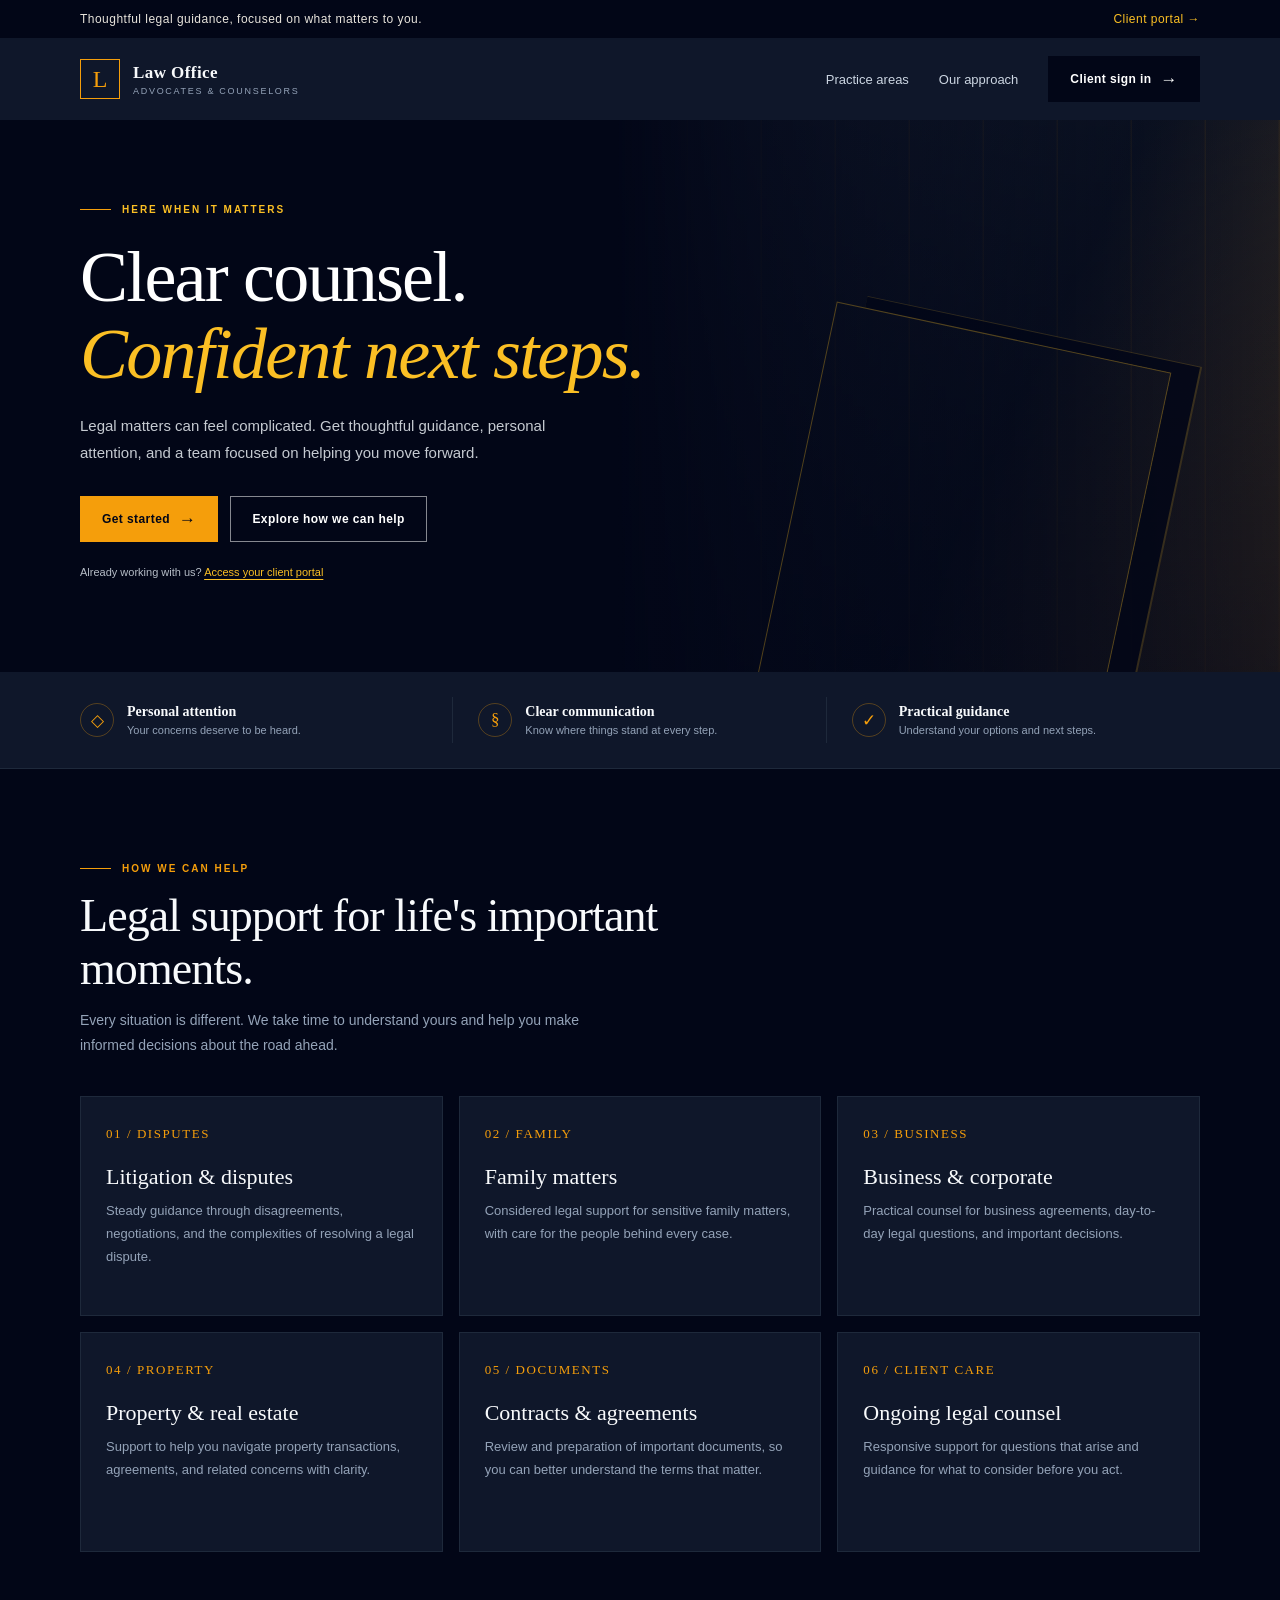
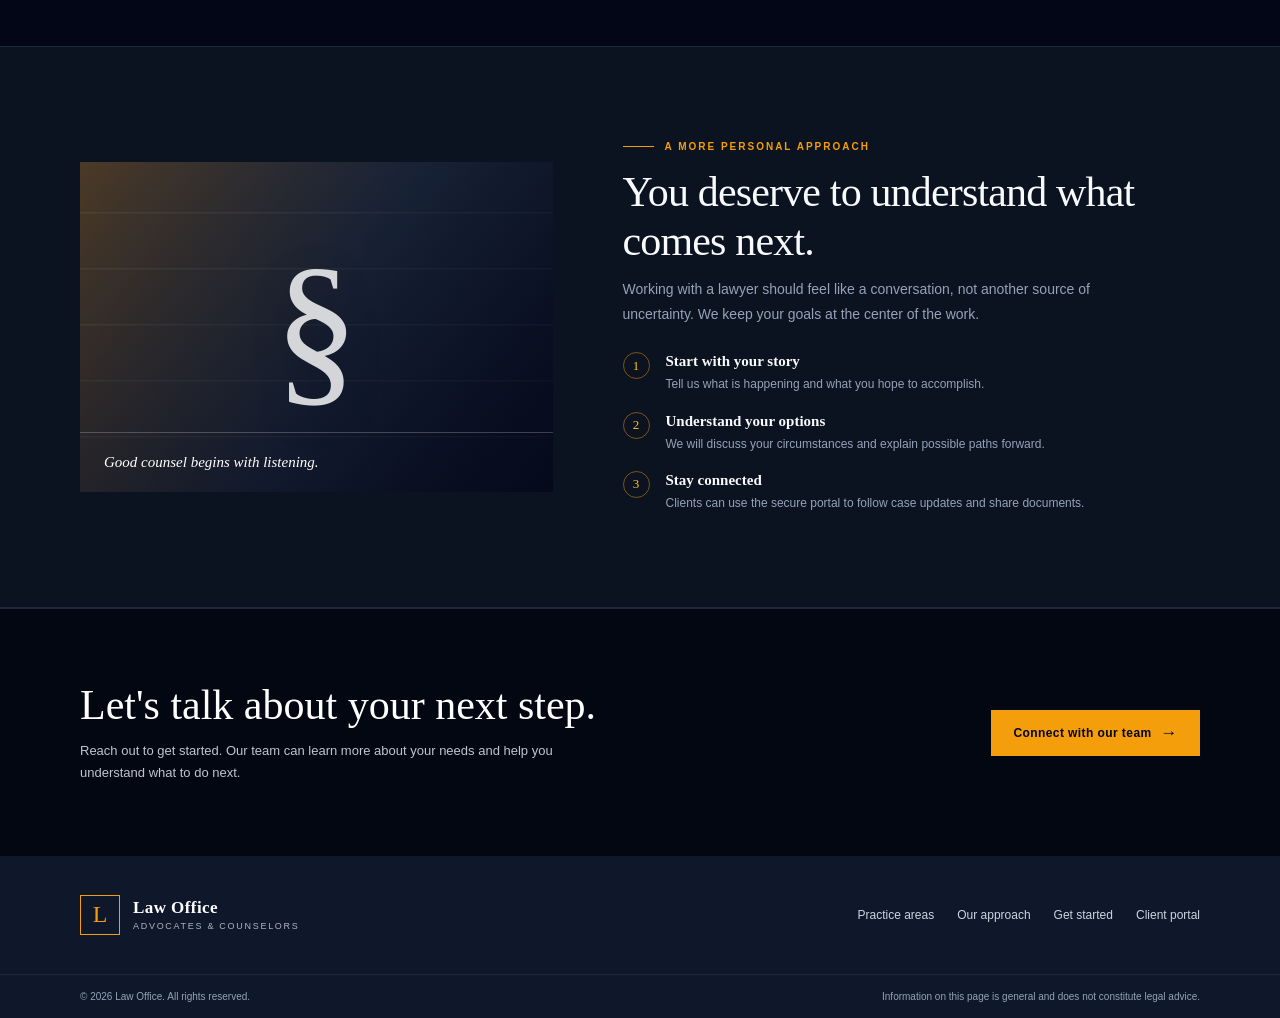
<file: index.html>
<!DOCTYPE html>
<html lang="en">
<head>
    <meta charset="UTF-8">
    <meta name="viewport" content="width=device-width, initial-scale=1.0">
    <meta name="theme-color" content="#020617">
    <meta name="description" content="Clear guidance, thoughtful counsel, and dedicated legal support. Speak with our team about your next step.">
    <title>Law Office | Clear Counsel. Confident Next Steps.</title>
    <style>
        :root {
            color-scheme: dark;
            --ink: #f8fafc;
            --muted: #94a3b8;
            --navy: #020617;
            --navy-soft: #0f172a;
            --gold: #f59e0b;
            --gold-light: #fbbf24;
            --paper: #020617;
            --white: #0f172a;
            --line: #1e293b;
            --serif: Georgia, "Times New Roman", serif;
            --sans: "Segoe UI", Arial, sans-serif;
        }

        * { box-sizing: border-box; }
        html { scroll-behavior: smooth; }
        body {
            margin: 0;
            background: var(--paper);
            color: var(--ink);
            font-family: var(--sans);
            -webkit-font-smoothing: antialiased;
        }
        a { color: inherit; text-decoration: none; }
        a:focus-visible { outline: 3px solid var(--gold); outline-offset: 4px; }
        .wrap { width: min(1120px, calc(100% - 48px)); margin-inline: auto; }

        .topbar {
            position: relative;
            z-index: 2;
            background: var(--navy);
            color: #e8e4dc;
            font-size: 12px;
            letter-spacing: .04em;
        }
        .topbar-inner {
            min-height: 38px;
            display: flex;
            justify-content: space-between;
            align-items: center;
            gap: 16px;
        }
        .topbar p { margin: 0; }
        .topbar a { color: var(--gold-light); transition: color .2s ease; }
        .topbar a:hover { color: #fff; }
        header { background: var(--white); }
        .nav {
            min-height: 82px;
            display: flex;
            align-items: center;
            justify-content: space-between;
            gap: 28px;
        }
        .brand { display: inline-flex; align-items: center; gap: 13px; }
        .brand-mark {
            width: 40px;
            height: 40px;
            display: grid;
            place-items: center;
            border: 1px solid var(--gold);
            color: var(--gold);
            font: 24px var(--serif);
        }
        .brand-name { display: grid; gap: 3px; }
        .brand-name strong {
            color: #f8fafc;
            font: 600 17px var(--serif);
            letter-spacing: .025em;
        }
        .brand-name span {
            color: #94a3b8;
            font-size: 9px;
            letter-spacing: .19em;
            text-transform: uppercase;
        }
        .nav-links { display: flex; align-items: center; gap: 30px; }
        .nav-links > a:not(.button) {
            color: #cbd5e1;
            font-size: 13px;
            transition: color .2s ease;
        }
        .nav-links > a:not(.button):hover { color: var(--gold-light); }
        .button {
            min-height: 46px;
            padding: 0 21px;
            display: inline-flex;
            justify-content: center;
            align-items: center;
            gap: 9px;
            border: 1px solid transparent;
            background: var(--gold);
            color: var(--navy);
            font-size: 12px;
            font-weight: 700;
            letter-spacing: .035em;
            transition: background .2s ease, transform .2s ease, border-color .2s ease;
        }
        .button:hover { background: #fbbf24; transform: translateY(-1px); }
        .button-dark { background: var(--navy); color: #fff; }
        .button-dark:hover { background: #26354a; }
        .button-outline {
            border-color: rgba(255,255,255,.52);
            background: transparent;
            color: #fff;
        }
        .button-outline:hover { border-color: var(--gold-light); background: rgba(255,255,255,.08); }
        .arrow { font-size: 17px; line-height: 1; }

        .hero {
            min-height: 540px;
            position: relative;
            isolation: isolate;
            overflow: hidden;
            display: grid;
            align-items: center;
            background: var(--navy);
            color: white;
        }
        .hero::before, .hero::after { content: ""; position: absolute; z-index: -1; }
        .hero::before {
            inset: 0 0 0 48%;
            background:
                linear-gradient(90deg, var(--navy) 0%, rgba(2,6,23,.72) 35%, rgba(2,6,23,.3) 100%),
                linear-gradient(0deg, rgba(2,6,23,.62), rgba(2,6,23,.08)),
                repeating-linear-gradient(90deg, transparent 0 72px, rgba(245,158,11,.1) 73px 74px),
                linear-gradient(115deg, #273449, #101827 58%, #594328);
        }
        .hero::after {
            width: 340px;
            height: 470px;
            right: 12%;
            bottom: -132px;
            border: 1px solid rgba(251,191,36,.38);
            transform: rotate(12deg);
            box-shadow: 28px -12px 0 -1px var(--navy), 29px -12px 0 0 rgba(251,191,36,.2);
            opacity: .8;
        }
        .hero-inner { padding-block: 84px 94px; }
        .eyebrow {
            display: flex;
            align-items: center;
            gap: 11px;
            color: var(--gold-light);
            font-size: 10px;
            font-weight: 700;
            letter-spacing: .2em;
            text-transform: uppercase;
        }
        .eyebrow::before { content: ""; width: 31px; height: 1px; background: var(--gold); }
        h1, h2, h3, p { margin-top: 0; }
        .hero h1 {
            max-width: 630px;
            margin: 24px 0 19px;
            font: 400 clamp(44px, 6vw, 72px)/1.07 var(--serif);
            letter-spacing: -.025em;
        }
        .hero h1 em { color: var(--gold-light); font-weight: 400; }
        .hero-copy {
            max-width: 490px;
            margin-bottom: 30px;
            color: #c5cad1;
            font-size: 15px;
            line-height: 1.8;
        }
        .hero-actions { display: flex; flex-wrap: wrap; gap: 12px; }
        .hero-note { margin: 24px 0 0; color: #b6bdc7; font-size: 11px; }

        .trust-strip { background: var(--navy-soft); border-bottom: 1px solid var(--line); }
        .trust-inner {
            min-height: 96px;
            display: grid;
            grid-template-columns: repeat(3, 1fr);
            align-items: center;
        }
        .trust-item {
            min-height: 46px;
            padding-inline: 25px;
            display: flex;
            align-items: center;
            gap: 13px;
            border-right: 1px solid var(--line);
        }
        .trust-item:first-child { padding-left: 0; }
        .trust-item:last-child { border-right: 0; }
        .trust-icon {
            width: 34px;
            height: 34px;
            flex: 0 0 34px;
            display: grid;
            place-items: center;
            border: 1px solid rgba(245,158,11,.3);
            border-radius: 50%;
            color: var(--gold);
            font: 17px var(--serif);
        }
        .trust-item strong { display: block; color: #f8fafc; font: 600 14px var(--serif); }
        .trust-item span:last-child { display: block; margin-top: 4px; color: var(--muted); font-size: 11px; }

        .section { padding-block: 94px; }
        .section-heading { max-width: 610px; margin-bottom: 38px; }
        .section-heading .eyebrow { color: var(--gold); }
        .section-heading h2 {
            margin: 16px 0 12px;
            color: #f8fafc;
            font: 400 clamp(32px, 4vw, 46px)/1.15 var(--serif);
            letter-spacing: -.02em;
        }
        .section-heading p { max-width: 510px; margin-bottom: 0; color: var(--muted); font-size: 14px; line-height: 1.8; }
        .practice-grid { display: grid; grid-template-columns: repeat(3, 1fr); gap: 16px; }
        .practice-card {
            min-height: 220px;
            padding: 27px 25px;
            background: var(--navy-soft);
            border: 1px solid var(--line);
            transition: border-color .2s ease, transform .2s ease, box-shadow .2s ease;
        }
        .practice-card:hover { transform: translateY(-3px); border-color: var(--gold); box-shadow: 0 12px 30px rgba(0,0,0,.2); }
        .card-number { color: var(--gold); font: 13px var(--serif); letter-spacing: .12em; }
        .practice-card h3 { margin: 22px 0 10px; color: #f8fafc; font: 400 22px var(--serif); }
        .practice-card p { margin: 0; color: var(--muted); font-size: 13px; line-height: 1.75; }

        .approach { background: #0b1220; border-block: 1px solid var(--line); }
        .approach-inner { display: grid; grid-template-columns: .9fr 1.1fr; gap: 70px; align-items: center; }
        .approach-panel {
            min-height: 330px;
            position: relative;
            overflow: hidden;
            display: grid;
            place-items: center;
            background:
                linear-gradient(145deg, rgba(2,6,23,.15), rgba(2,6,23,.78)),
                repeating-linear-gradient(0deg, transparent 0 54px, rgba(255,255,255,.08) 55px 56px),
                linear-gradient(115deg, #594328, #253349 55%, #0f172a);
        }
        .approach-panel::before {
            content: "§";
            color: rgba(255,255,255,.82);
            font: 170px/.8 var(--serif);
            text-shadow: 0 10px 40px rgba(0,0,0,.2);
        }
        .approach-caption {
            position: absolute;
            inset: auto 0 0;
            padding: 21px 24px;
            border-top: 1px solid rgba(255,255,255,.22);
            color: #fff;
            font: italic 15px var(--serif);
        }
        .approach-copy .section-heading { margin-bottom: 25px; }
        .approach-copy .section-heading h2 { font-size: clamp(32px, 3.5vw, 42px); }
        .approach-list { display: grid; gap: 17px; }
        .approach-point { display: grid; grid-template-columns: 31px 1fr; gap: 12px; }
        .approach-point > span {
            width: 27px;
            height: 27px;
            display: grid;
            place-items: center;
            border: 1px solid rgba(245,158,11,.48);
            border-radius: 50%;
            color: var(--gold-light);
            font: 13px var(--serif);
        }
        .approach-point strong { display: block; margin: 1px 0 4px; color: #f8fafc; font: 600 15px var(--serif); }
        .approach-point p { margin: 0; color: var(--muted); font-size: 12px; line-height: 1.7; }

        .cta { padding-block: 72px; background: #030712; color: white; border-top: 1px solid var(--line); }
        .cta-inner { display: flex; align-items: center; justify-content: space-between; gap: 30px; }
        .cta h2 { margin: 0 0 10px; font: 400 clamp(30px, 4vw, 42px)/1.15 var(--serif); }
        .cta p { max-width: 510px; margin: 0; color: #bec5cf; font-size: 13px; line-height: 1.7; }
        .cta .button { flex: 0 0 auto; }

        footer { background: #0f172a; color: #cbd5e1; }
        .footer-main { padding-block: 39px; display: flex; justify-content: space-between; align-items: center; gap: 24px; }
        .footer-brand .brand-name strong { color: #fff; }
        .footer-brand .brand-name span { color: #aeb5bf; }
        .footer-links { display: flex; flex-wrap: wrap; gap: 23px; font-size: 12px; }
        .footer-links a:hover { color: var(--gold-light); }
        .footer-bottom { padding-block: 16px; border-top: 1px solid var(--line); color: #94a3b8; font-size: 10px; }
        .footer-bottom .wrap { display: flex; justify-content: space-between; gap: 16px; }
        .footer-bottom p { margin: 0; }

        @media (max-width: 760px) {
            .wrap { width: min(100% - 36px, 560px); }
            .nav { min-height: 72px; }
            .nav-links { gap: 14px; }
            .nav-links > a:not(.button) { display: none; }
            .nav-links .button { min-height: 40px; padding-inline: 13px; font-size: 11px; }
            .hero { min-height: 500px; }
            .hero::before { inset-inline-start: 22%; opacity: .75; }
            .hero::after { right: -15%; opacity: .45; }
            .hero-inner { padding-block: 70px; }
            .trust-inner { grid-template-columns: 1fr; padding-block: 13px; }
            .trust-item, .trust-item:first-child { min-height: 64px; padding-inline: 0; border-right: 0; border-bottom: 1px solid var(--line); }
            .trust-item:last-child { border-bottom: 0; }
            .section { padding-block: 70px; }
            .practice-grid { grid-template-columns: repeat(2, 1fr); }
            .approach-inner { grid-template-columns: 1fr; gap: 36px; }
            .approach-panel { min-height: 250px; }
            .cta-inner { align-items: flex-start; flex-direction: column; }
        }
        @media (max-width: 480px) {
            .topbar-inner { min-height: 34px; font-size: 10px; }
            .topbar-inner p:first-child { max-width: 58%; }
            .brand-mark { width: 35px; height: 35px; }
            .brand-name strong { font-size: 15px; }
            .brand-name span { font-size: 8px; }
            .hero h1 { font-size: 46px; }
            .hero-copy { font-size: 14px; }
            .hero-actions { align-items: stretch; flex-direction: column; max-width: 280px; }
            .practice-grid { grid-template-columns: 1fr; }
            .practice-card { min-height: auto; }
            .footer-main { align-items: flex-start; flex-direction: column; }
            .footer-bottom .wrap { align-items: flex-start; flex-direction: column; }
        }
        @media (prefers-reduced-motion: reduce) {
            *, *::before, *::after { scroll-behavior: auto !important; transition-duration: .01ms !important; }
        }
    </style>
</head>
<body>
    <div class="topbar">
        <div class="wrap topbar-inner">
            <p>Thoughtful legal guidance, focused on what matters to you.</p>
            <a href="Client/login.php">Client portal <span aria-hidden="true">→</span></a>
        </div>
    </div>
    <header>
        <nav class="wrap nav" aria-label="Main navigation">
            <a class="brand" href="#home" aria-label="Law Office home">
                <span class="brand-mark" aria-hidden="true">L</span>
                <span class="brand-name"><strong>Law Office</strong><span>Advocates &amp; Counselors</span></span>
            </a>
            <div class="nav-links">
                <a href="#practice">Practice areas</a>
                <a href="#approach">Our approach</a>
                <a class="button button-dark" href="Client/signup.php">Client sign in <span class="arrow" aria-hidden="true">→</span></a>
            </div>
        </nav>
    </header>

    <main>
        <section class="hero" id="home">
            <div class="wrap hero-inner">
                <span class="eyebrow">Here when it matters</span>
                <h1>Clear counsel.<br><em>Confident next steps.</em></h1>
                <p class="hero-copy">Legal matters can feel complicated. Get thoughtful guidance, personal attention, and a team focused on helping you move forward.</p>
                <div class="hero-actions">
                    <a class="button" href="Client/signup.php">Get started <span class="arrow" aria-hidden="true">→</span></a>
                    <a class="button button-outline" href="#practice">Explore how we can help</a>
                </div>
                <p class="hero-note">Already working with us? <a href="Client/login.php" style="color: var(--gold-light); text-decoration: underline; text-underline-offset: 3px;">Access your client portal</a></p>
            </div>
        </section>

        <section class="trust-strip" aria-label="Our commitment">
            <div class="wrap trust-inner">
                <div class="trust-item">
                    <span class="trust-icon" aria-hidden="true">◇</span>
                    <div><strong>Personal attention</strong><span>Your concerns deserve to be heard.</span></div>
                </div>
                <div class="trust-item">
                    <span class="trust-icon" aria-hidden="true">§</span>
                    <div><strong>Clear communication</strong><span>Know where things stand at every step.</span></div>
                </div>
                <div class="trust-item">
                    <span class="trust-icon" aria-hidden="true">✓</span>
                    <div><strong>Practical guidance</strong><span>Understand your options and next steps.</span></div>
                </div>
            </div>
        </section>

        <section class="section" id="practice">
            <div class="wrap">
                <div class="section-heading">
                    <span class="eyebrow">How we can help</span>
                    <h2>Legal support for life's important moments.</h2>
                    <p>Every situation is different. We take time to understand yours and help you make informed decisions about the road ahead.</p>
                </div>
                <div class="practice-grid">
                    <article class="practice-card">
                        <span class="card-number">01 / DISPUTES</span>
                        <h3>Litigation &amp; disputes</h3>
                        <p>Steady guidance through disagreements, negotiations, and the complexities of resolving a legal dispute.</p>
                    </article>
                    <article class="practice-card">
                        <span class="card-number">02 / FAMILY</span>
                        <h3>Family matters</h3>
                        <p>Considered legal support for sensitive family matters, with care for the people behind every case.</p>
                    </article>
                    <article class="practice-card">
                        <span class="card-number">03 / BUSINESS</span>
                        <h3>Business &amp; corporate</h3>
                        <p>Practical counsel for business agreements, day-to-day legal questions, and important decisions.</p>
                    </article>
                    <article class="practice-card">
                        <span class="card-number">04 / PROPERTY</span>
                        <h3>Property &amp; real estate</h3>
                        <p>Support to help you navigate property transactions, agreements, and related concerns with clarity.</p>
                    </article>
                    <article class="practice-card">
                        <span class="card-number">05 / DOCUMENTS</span>
                        <h3>Contracts &amp; agreements</h3>
                        <p>Review and preparation of important documents, so you can better understand the terms that matter.</p>
                    </article>
                    <article class="practice-card">
                        <span class="card-number">06 / CLIENT CARE</span>
                        <h3>Ongoing legal counsel</h3>
                        <p>Responsive support for questions that arise and guidance for what to consider before you act.</p>
                    </article>
                </div>
            </div>
        </section>

        <section class="section approach" id="approach">
            <div class="wrap approach-inner">
                <div class="approach-panel" role="img" aria-label="Abstract legal scales motif">
                    <span class="approach-caption">Good counsel begins with listening.</span>
                </div>
                <div class="approach-copy">
                    <div class="section-heading">
                        <span class="eyebrow">A more personal approach</span>
                        <h2>You deserve to understand what comes next.</h2>
                        <p>Working with a lawyer should feel like a conversation, not another source of uncertainty. We keep your goals at the center of the work.</p>
                    </div>
                    <div class="approach-list">
                        <div class="approach-point">
                            <span aria-hidden="true">1</span>
                            <div><strong>Start with your story</strong><p>Tell us what is happening and what you hope to accomplish.</p></div>
                        </div>
                        <div class="approach-point">
                            <span aria-hidden="true">2</span>
                            <div><strong>Understand your options</strong><p>We will discuss your circumstances and explain possible paths forward.</p></div>
                        </div>
                        <div class="approach-point">
                            <span aria-hidden="true">3</span>
                            <div><strong>Stay connected</strong><p>Clients can use the secure portal to follow case updates and share documents.</p></div>
                        </div>
                    </div>
                </div>
            </div>
        </section>

        <section class="cta">
            <div class="wrap cta-inner">
                <div>
                    <h2>Let's talk about your next step.</h2>
                    <p>Reach out to get started. Our team can learn more about your needs and help you understand what to do next.</p>
                </div>
                <a class="button" href="Client/signup.php">Connect with our team <span class="arrow" aria-hidden="true">→</span></a>
            </div>
        </section>
    </main>

    <footer>
        <div class="wrap footer-main">
            <a class="brand footer-brand" href="#home" aria-label="Law Office home">
                <span class="brand-mark" aria-hidden="true">L</span>
                <span class="brand-name"><strong>Law Office</strong><span>Advocates &amp; Counselors</span></span>
            </a>
            <nav class="footer-links" aria-label="Footer navigation">
                <a href="#practice">Practice areas</a>
                <a href="#approach">Our approach</a>
                <a href="Client/signup.php">Get started</a>
                <a href="Client/login.php">Client portal</a>
            </nav>
        </div>
        <div class="footer-bottom">
            <div class="wrap">
                <p>&copy; <span id="year">2026</span> Law Office. All rights reserved.</p>
                <p>Information on this page is general and does not constitute legal advice.</p>
            </div>
        </div>
    </footer>
    <script>
        document.getElementById('year').textContent = new Date().getFullYear();
    </script>
</body>
</html>
</file>
